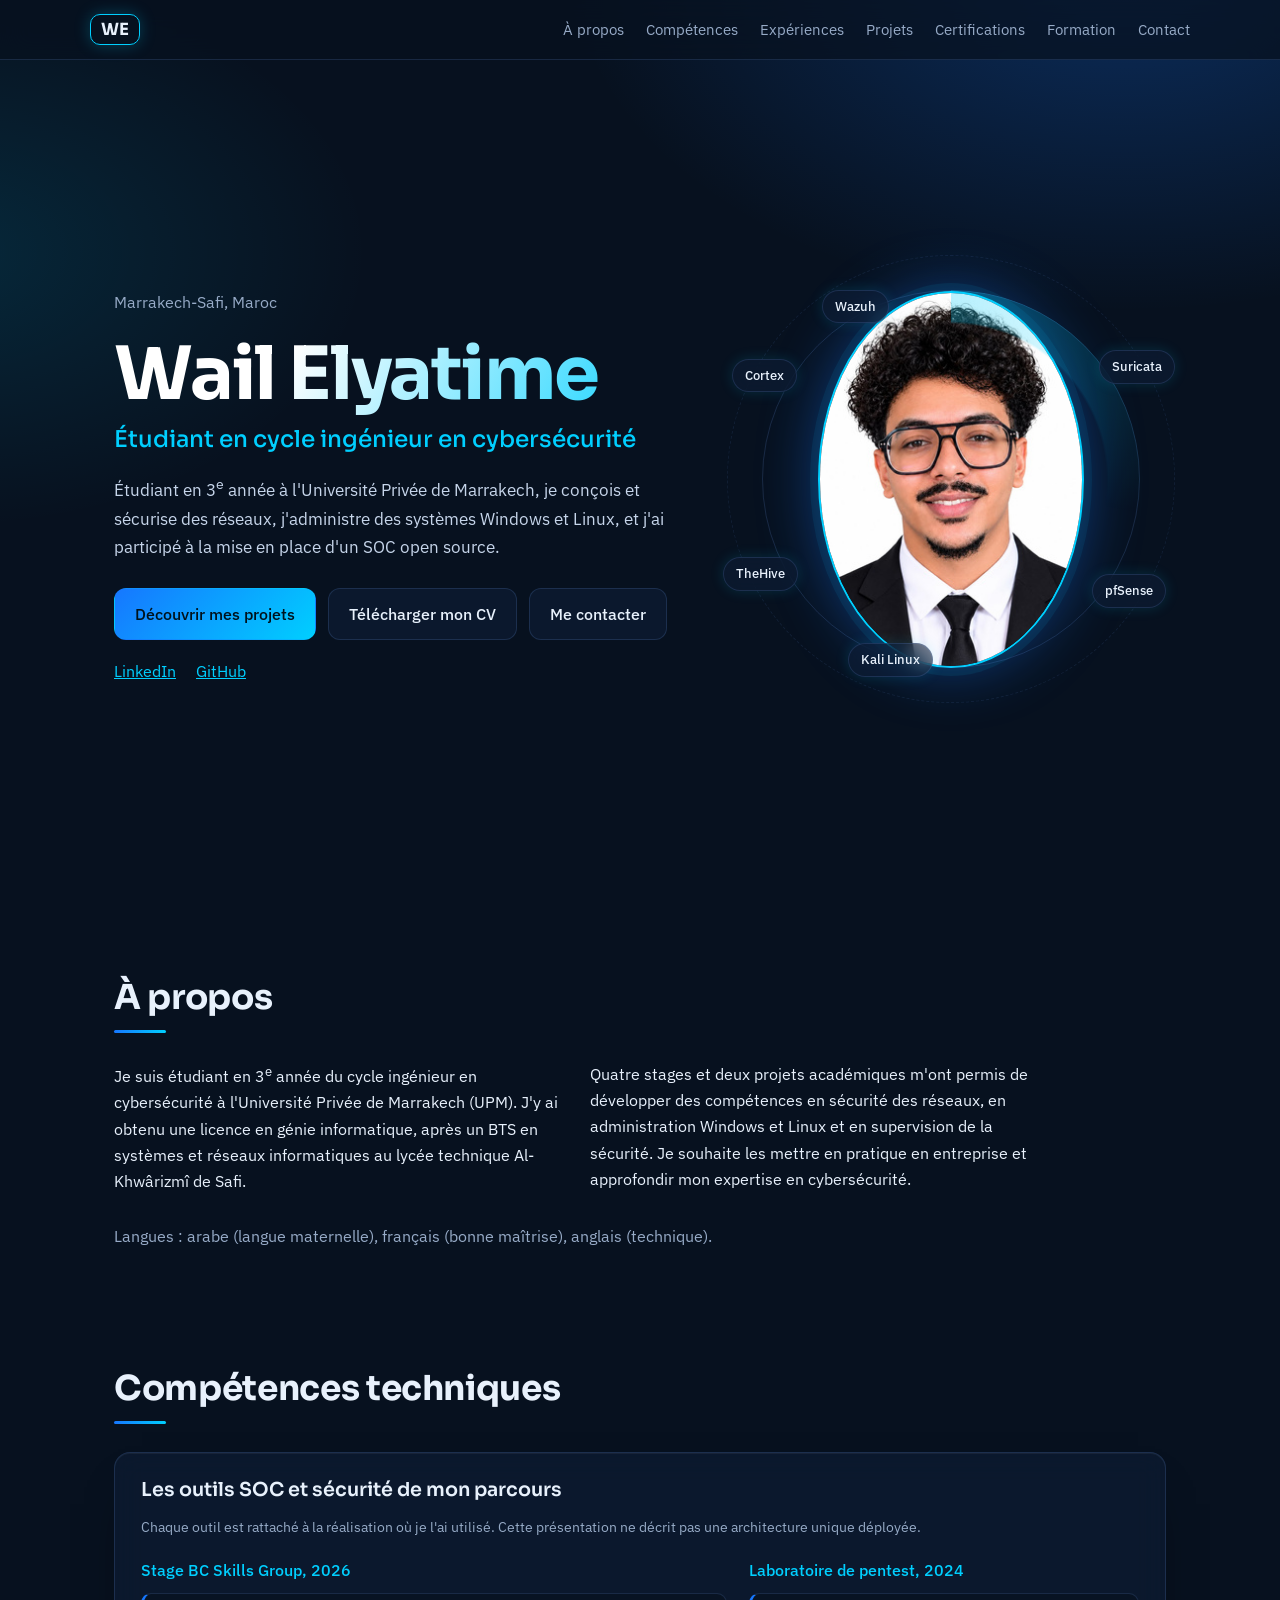
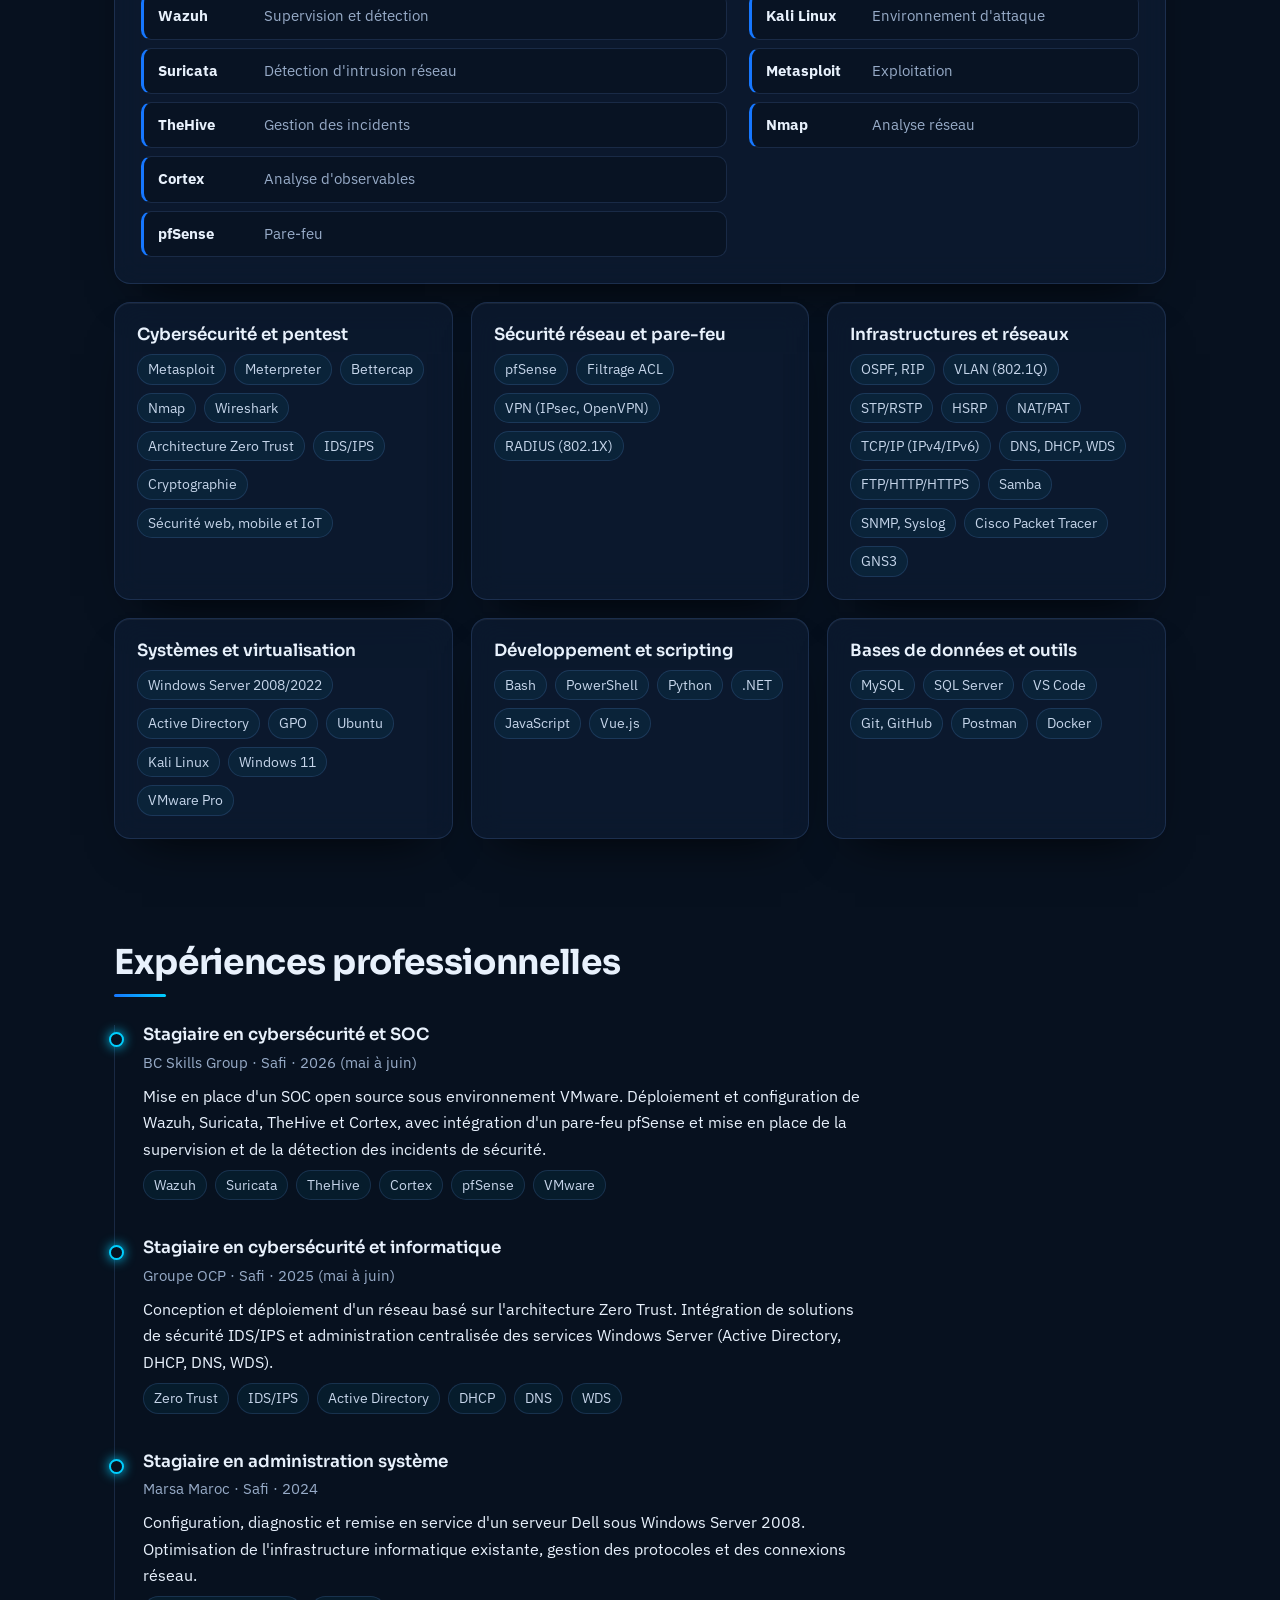
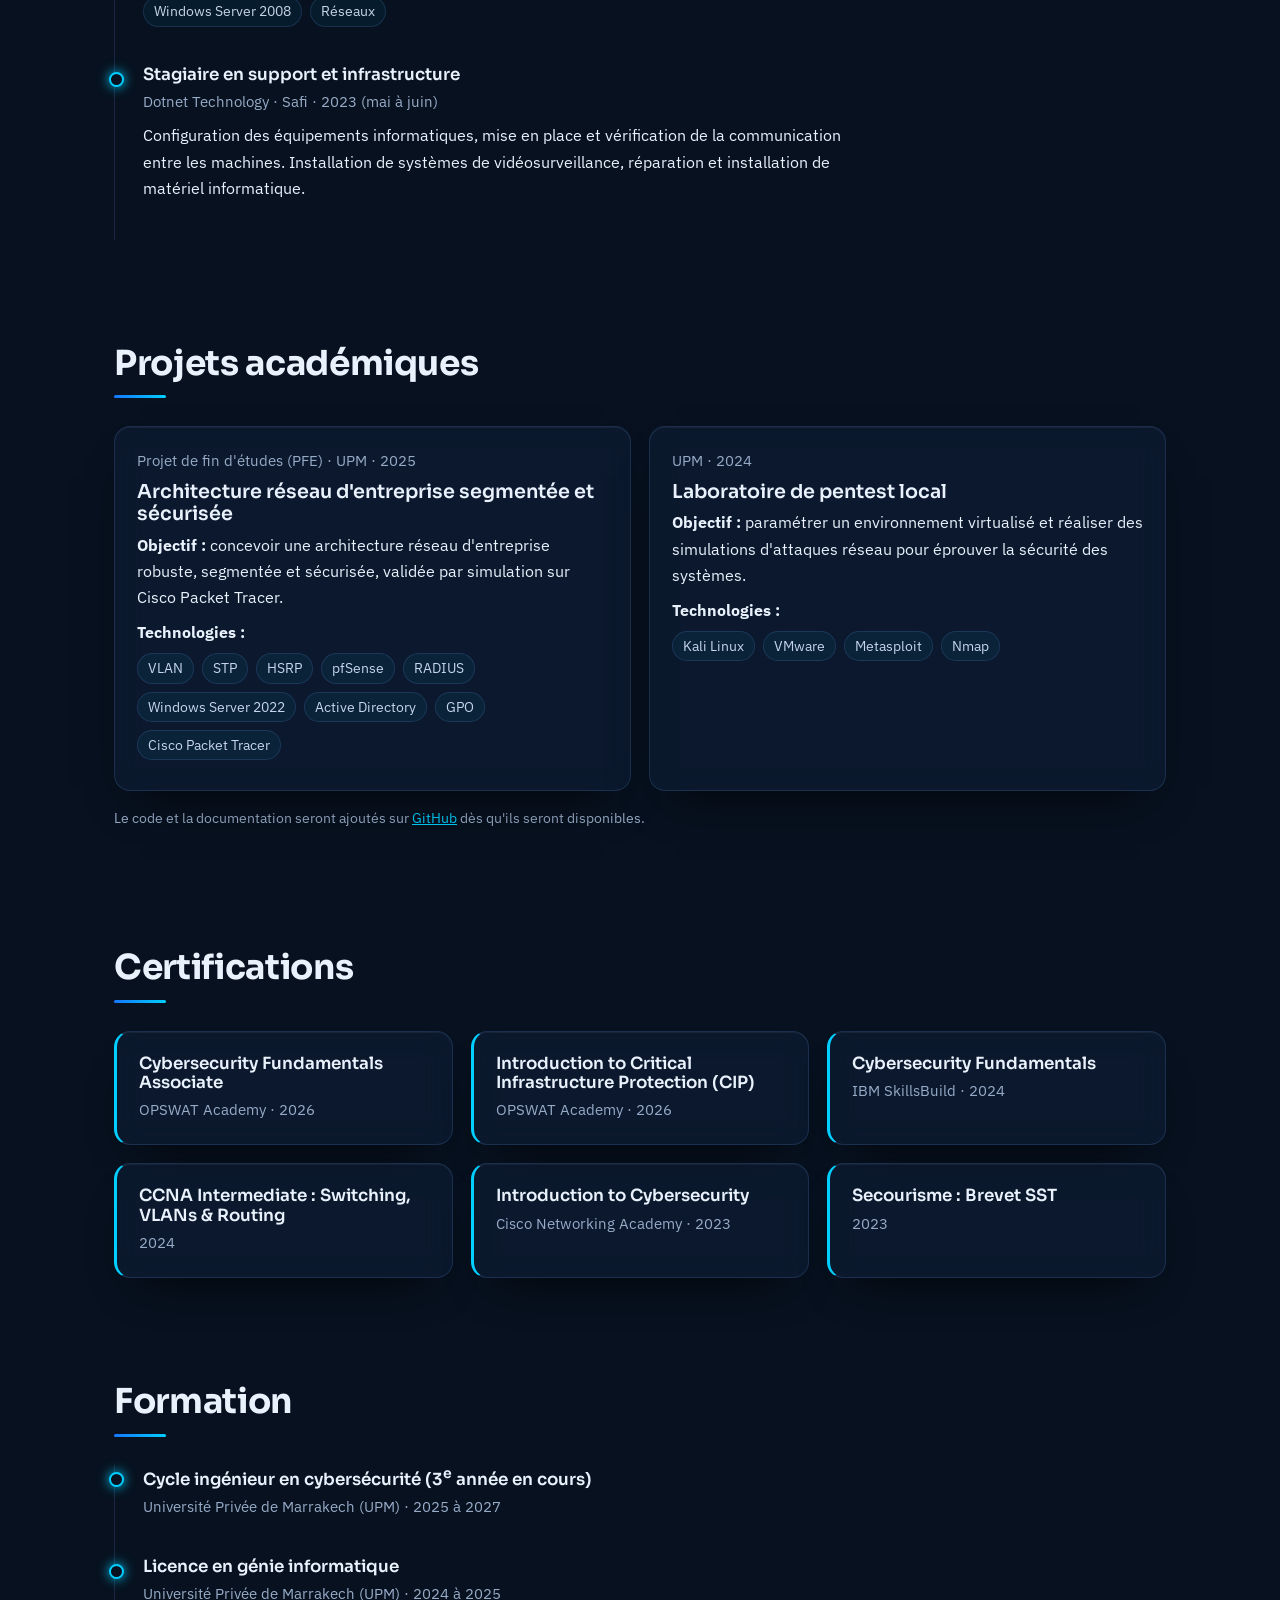
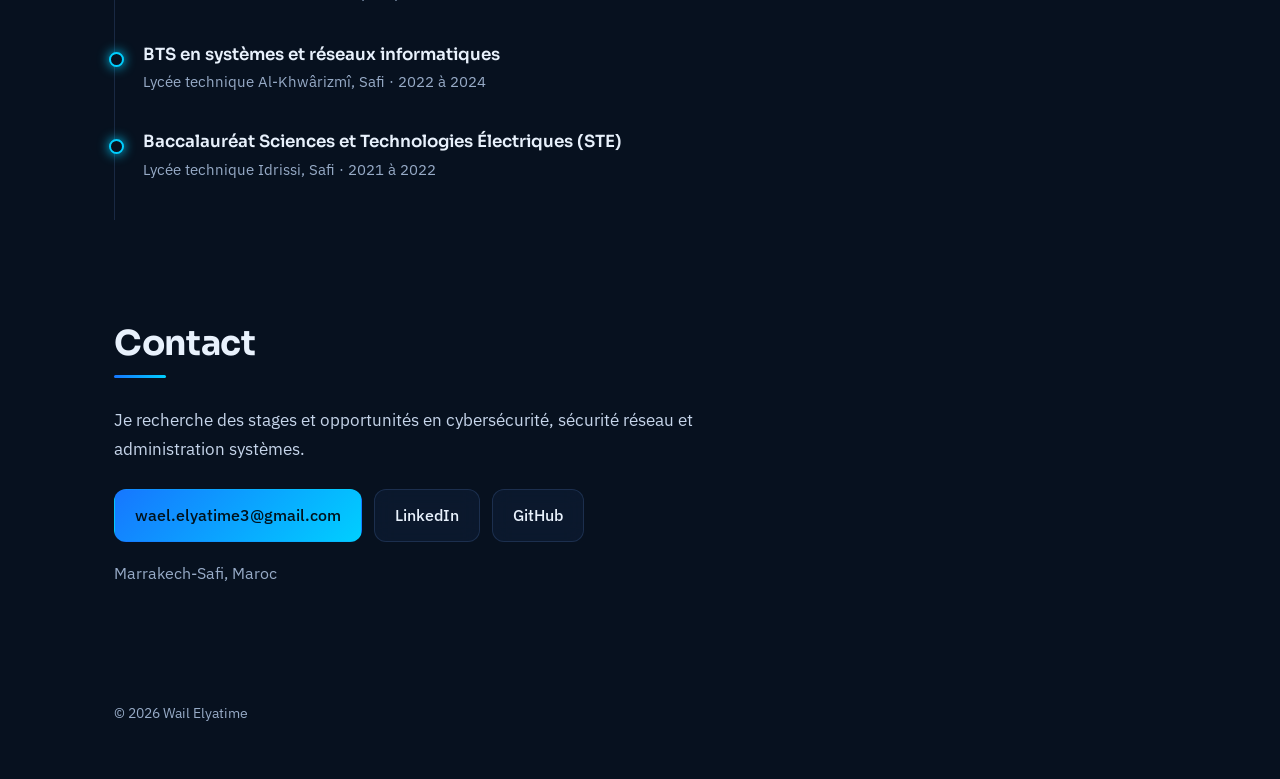
<file: index.html>
<!DOCTYPE html>
<html lang="fr">
<head>
<meta charset="utf-8">
<meta name="viewport" content="width=device-width, initial-scale=1">
<title>Wail Elyatime | Étudiant ingénieur en cybersécurité</title>
<meta name="description" content="Portfolio de Wail Elyatime (Wail El Yatime), étudiant en cycle ingénieur en cybersécurité à l'UPM, Marrakech : SOC, sécurité réseau et administration systèmes Windows/Linux.">
<meta name="author" content="Wail Elyatime">
<meta name="theme-color" content="#07111f">
<link rel="canonical" href="https://waelelyatime1.github.io/">
<link rel="icon" href="assets/icons/favicon.svg" type="image/svg+xml">
<meta property="og:type" content="profile">
<meta property="og:locale" content="fr_FR">
<meta property="og:title" content="Wail Elyatime | Étudiant ingénieur en cybersécurité">
<meta property="og:description" content="SOC, sécurité réseau et administration systèmes : portfolio de Wail Elyatime.">
<meta property="og:url" content="https://waelelyatime1.github.io/">
<meta property="og:image" content="https://waelelyatime1.github.io/assets/images/wail.jpg">
<meta name="twitter:card" content="summary">
<meta name="twitter:title" content="Wail Elyatime | Étudiant ingénieur en cybersécurité">
<meta name="twitter:description" content="SOC, sécurité réseau et administration systèmes : portfolio de Wail Elyatime.">
<meta name="twitter:image" content="https://waelelyatime1.github.io/assets/images/wail.jpg">
<link rel="preconnect" href="https://fonts.googleapis.com">
<link rel="preconnect" href="https://fonts.gstatic.com" crossorigin>
<link rel="stylesheet" href="https://fonts.googleapis.com/css2?family=IBM+Plex+Sans:wght@400;500&family=Sora:wght@500;600;700&display=swap">
<link rel="stylesheet" href="css/style.css">
<script type="application/ld+json">
{"@context":"https://schema.org","@type":"Person","name":"Wail Elyatime","alternateName":["Wail El Yatime","Wael El Yatime"],"jobTitle":"Étudiant en cycle ingénieur en cybersécurité","url":"https://waelelyatime1.github.io/","image":"https://waelelyatime1.github.io/assets/images/wail.jpg","alumniOf":{"@type":"CollegeOrUniversity","name":"Université Privée de Marrakech"},"address":{"@type":"PostalAddress","addressRegion":"Marrakech-Safi","addressCountry":"MA"},"knowsLanguage":["ar","fr","en"],"sameAs":["https://www.linkedin.com/in/elyatime-wail-4bb508342/","https://github.com/waelelyatime1"]}
</script>
</head>
<body>
<a class="skip" href="#main">Aller au contenu</a>
<header class="nav">
  <a class="brand" href="#accueil" aria-label="Wail Elyatime, accueil">WE</a>
  <button class="burger" aria-label="Ouvrir le menu" aria-expanded="false" aria-controls="menu"><span></span><span></span></button>
  <nav id="menu" aria-label="Navigation principale">
    <a href="#a-propos">À propos</a><a href="#competences">Compétences</a><a href="#experiences">Expériences</a><a href="#projets">Projets</a><a href="#certifications">Certifications</a><a href="#formation">Formation</a><a href="#contact">Contact</a>
  </nav>
</header>

<main id="main">
<section id="accueil" class="hero wrap">
  <div class="hero-text">
    <p class="muted">Marrakech-Safi, Maroc</p>
    <h1>Wail Elyatime</h1>
    <p class="headline">Étudiant en cycle ingénieur en cybersécurité</p>
    <p class="lead">Étudiant en 3<sup>e</sup> année à l'Université Privée de Marrakech, je conçois et sécurise des réseaux, j'administre des systèmes Windows et Linux, et j'ai participé à la mise en place d'un SOC open source.</p>
    <div class="cta">
      <a class="btn primary" href="#projets">Découvrir mes projets</a>
      <a class="btn" href="assets/Wail_Elyatime_CV.pdf" download>Télécharger mon CV</a>
      <a class="btn" href="#contact">Me contacter</a>
    </div>
    <p class="social"><a href="https://www.linkedin.com/in/elyatime-wail-4bb508342/" rel="me noopener" target="_blank">LinkedIn</a><a href="https://github.com/waelelyatime1" rel="me noopener" target="_blank">GitHub</a></p>
  </div>
  <div class="orbit" aria-label="Photo de Wail Elyatime entourée des outils de cybersécurité de son parcours">
    <span class="ring r1"></span><span class="ring r2"></span><span class="sweep"></span>
    <img class="photo" src="assets/images/wail.jpg" width="377" height="377" alt="Portrait de Wail Elyatime">
    <span class="chip c1">Wazuh</span><span class="chip c2">Suricata</span><span class="chip c3">pfSense</span><span class="chip c4">Kali Linux</span><span class="chip c5">TheHive</span><span class="chip c6">Cortex</span>
  </div>
</section>

<section id="a-propos" class="wrap sec reveal">
  <h2>À propos</h2>
  <div class="two">
    <p>Je suis étudiant en 3<sup>e</sup> année du cycle ingénieur en cybersécurité à l'Université Privée de Marrakech (UPM). J'y ai obtenu une licence en génie informatique, après un BTS en systèmes et réseaux informatiques au lycée technique Al-Khwârizmî de Safi.</p>
    <p>Quatre stages et deux projets académiques m'ont permis de développer des compétences en sécurité des réseaux, en administration Windows et Linux et en supervision de la sécurité. Je souhaite les mettre en pratique en entreprise et approfondir mon expertise en cybersécurité.</p>
  </div>
  <p class="muted">Langues : arabe (langue maternelle), français (bonne maîtrise), anglais (technique).</p>
</section>

<section id="competences" class="wrap sec reveal">
  <h2>Compétences techniques</h2>
  <article class="panel soc">
    <h3>Les outils SOC et sécurité de mon parcours</h3>
    <p class="muted small">Chaque outil est rattaché à la réalisation où je l'ai utilisé. Cette présentation ne décrit pas une architecture unique déployée.</p>
    <div class="soc-grid">
      <div><p class="src">Stage BC Skills Group, 2026</p>
        <ul><li><b>Wazuh</b><span>Supervision et détection</span></li><li><b>Suricata</b><span>Détection d'intrusion réseau</span></li><li><b>TheHive</b><span>Gestion des incidents</span></li><li><b>Cortex</b><span>Analyse d'observables</span></li><li><b>pfSense</b><span>Pare-feu</span></li></ul></div>
      <div><p class="src">Laboratoire de pentest, 2024</p>
        <ul><li><b>Kali Linux</b><span>Environnement d'attaque</span></li><li><b>Metasploit</b><span>Exploitation</span></li><li><b>Nmap</b><span>Analyse réseau</span></li></ul></div>
    </div>
  </article>
  <div class="grid">
    <article class="panel"><h3>Cybersécurité et pentest</h3><p class="tags"><span>Metasploit</span><span>Meterpreter</span><span>Bettercap</span><span>Nmap</span><span>Wireshark</span><span>Architecture Zero Trust</span><span>IDS/IPS</span><span>Cryptographie</span><span>Sécurité web, mobile et IoT</span></p></article>
    <article class="panel"><h3>Sécurité réseau et pare-feu</h3><p class="tags"><span>pfSense</span><span>Filtrage ACL</span><span>VPN (IPsec, OpenVPN)</span><span>RADIUS (802.1X)</span></p></article>
    <article class="panel"><h3>Infrastructures et réseaux</h3><p class="tags"><span>OSPF, RIP</span><span>VLAN (802.1Q)</span><span>STP/RSTP</span><span>HSRP</span><span>NAT/PAT</span><span>TCP/IP (IPv4/IPv6)</span><span>DNS, DHCP, WDS</span><span>FTP/HTTP/HTTPS</span><span>Samba</span><span>SNMP, Syslog</span><span>Cisco Packet Tracer</span><span>GNS3</span></p></article>
    <article class="panel"><h3>Systèmes et virtualisation</h3><p class="tags"><span>Windows Server 2008/2022</span><span>Active Directory</span><span>GPO</span><span>Ubuntu</span><span>Kali Linux</span><span>Windows 11</span><span>VMware Pro</span></p></article>
    <article class="panel"><h3>Développement et scripting</h3><p class="tags"><span>Bash</span><span>PowerShell</span><span>Python</span><span>.NET</span><span>JavaScript</span><span>Vue.js</span></p></article>
    <article class="panel"><h3>Bases de données et outils</h3><p class="tags"><span>MySQL</span><span>SQL Server</span><span>VS Code</span><span>Git, GitHub</span><span>Postman</span><span>Docker</span></p></article>
  </div>
</section>

<section id="experiences" class="wrap sec reveal">
  <h2>Expériences professionnelles</h2>
  <ol class="timeline">
    <li><h3>Stagiaire en cybersécurité et SOC</h3><p class="meta">BC Skills Group · Safi · 2026 (mai à juin)</p><p>Mise en place d'un SOC open source sous environnement VMware. Déploiement et configuration de Wazuh, Suricata, TheHive et Cortex, avec intégration d'un pare-feu pfSense et mise en place de la supervision et de la détection des incidents de sécurité.</p><p class="tags"><span>Wazuh</span><span>Suricata</span><span>TheHive</span><span>Cortex</span><span>pfSense</span><span>VMware</span></p></li>
    <li><h3>Stagiaire en cybersécurité et informatique</h3><p class="meta">Groupe OCP · Safi · 2025 (mai à juin)</p><p>Conception et déploiement d'un réseau basé sur l'architecture Zero Trust. Intégration de solutions de sécurité IDS/IPS et administration centralisée des services Windows Server (Active Directory, DHCP, DNS, WDS).</p><p class="tags"><span>Zero Trust</span><span>IDS/IPS</span><span>Active Directory</span><span>DHCP</span><span>DNS</span><span>WDS</span></p></li>
    <li><h3>Stagiaire en administration système</h3><p class="meta">Marsa Maroc · Safi · 2024</p><p>Configuration, diagnostic et remise en service d'un serveur Dell sous Windows Server 2008. Optimisation de l'infrastructure informatique existante, gestion des protocoles et des connexions réseau.</p><p class="tags"><span>Windows Server 2008</span><span>Réseaux</span></p></li>
    <li><h3>Stagiaire en support et infrastructure</h3><p class="meta">Dotnet Technology · Safi · 2023 (mai à juin)</p><p>Configuration des équipements informatiques, mise en place et vérification de la communication entre les machines. Installation de systèmes de vidéosurveillance, réparation et installation de matériel informatique.</p></li>
  </ol>
</section>

<section id="projets" class="wrap sec reveal">
  <h2>Projets académiques</h2>
  <div class="grid two-col">
    <article class="panel proj"><p class="meta">Projet de fin d'études (PFE) · UPM · 2025</p><h3>Architecture réseau d'entreprise segmentée et sécurisée</h3><p><b>Objectif :</b> concevoir une architecture réseau d'entreprise robuste, segmentée et sécurisée, validée par simulation sur Cisco Packet Tracer.</p><p><b>Technologies :</b></p><p class="tags"><span>VLAN</span><span>STP</span><span>HSRP</span><span>pfSense</span><span>RADIUS</span><span>Windows Server 2022</span><span>Active Directory</span><span>GPO</span><span>Cisco Packet Tracer</span></p></article>
    <article class="panel proj"><p class="meta">UPM · 2024</p><h3>Laboratoire de pentest local</h3><p><b>Objectif :</b> paramétrer un environnement virtualisé et réaliser des simulations d'attaques réseau pour éprouver la sécurité des systèmes.</p><p><b>Technologies :</b></p><p class="tags"><span>Kali Linux</span><span>VMware</span><span>Metasploit</span><span>Nmap</span></p></article>
  </div>
  <p class="muted small">Le code et la documentation seront ajoutés sur <a href="https://github.com/waelelyatime1" target="_blank" rel="noopener">GitHub</a> dès qu'ils seront disponibles.</p>
</section>

<section id="certifications" class="wrap sec reveal">
  <h2>Certifications</h2>
  <div class="grid">
    <article class="panel cert"><h3>Cybersecurity Fundamentals Associate</h3><p class="meta">OPSWAT Academy · 2026</p></article>
    <article class="panel cert"><h3>Introduction to Critical Infrastructure Protection (CIP)</h3><p class="meta">OPSWAT Academy · 2026</p></article>
    <article class="panel cert"><h3>Cybersecurity Fundamentals</h3><p class="meta">IBM SkillsBuild · 2024</p></article>
    <article class="panel cert"><h3>CCNA Intermediate : Switching, VLANs &amp; Routing</h3><p class="meta">2024</p></article>
    <article class="panel cert"><h3>Introduction to Cybersecurity</h3><p class="meta">Cisco Networking Academy · 2023</p></article>
    <article class="panel cert"><h3>Secourisme : Brevet SST</h3><p class="meta">2023</p></article>
  </div>
</section>

<section id="formation" class="wrap sec reveal">
  <h2>Formation</h2>
  <ol class="timeline">
    <li><h3>Cycle ingénieur en cybersécurité (3<sup>e</sup> année en cours)</h3><p class="meta">Université Privée de Marrakech (UPM) · 2025 à 2027</p></li>
    <li><h3>Licence en génie informatique</h3><p class="meta">Université Privée de Marrakech (UPM) · 2024 à 2025</p></li>
    <li><h3>BTS en systèmes et réseaux informatiques</h3><p class="meta">Lycée technique Al-Khwârizmî, Safi · 2022 à 2024</p></li>
    <li><h3>Baccalauréat Sciences et Technologies Électriques (STE)</h3><p class="meta">Lycée technique Idrissi, Safi · 2021 à 2022</p></li>
  </ol>
</section>

<section id="contact" class="wrap sec reveal">
  <h2>Contact</h2>
  <p class="lead">Je recherche des stages et opportunités en cybersécurité, sécurité réseau et administration systèmes.</p>
  <div class="cta">
    <a class="btn primary" href="mailto:wael.elyatime3@gmail.com">wael.elyatime3@gmail.com</a>
    <a class="btn" href="https://www.linkedin.com/in/elyatime-wail-4bb508342/" target="_blank" rel="me noopener">LinkedIn</a>
    <a class="btn" href="https://github.com/waelelyatime1" target="_blank" rel="me noopener">GitHub</a>
  </div>
  <p class="muted">Marrakech-Safi, Maroc</p>
</section>
</main>

<footer class="wrap foot"><p>© <span id="y">2026</span> Wail Elyatime</p></footer>
<a href="#accueil" class="top" aria-label="Retour en haut">↑</a>
<script src="js/script.js" defer></script>
</body>
</html>
</file>
<file: css/style.css>
:root{--bg:#07111f;--blue:#1677ff;--cyan:#00cfff;--text:#e8f1fc;--muted:#97abc7;--line:rgba(120,170,255,.16);--glass:rgba(16,32,58,.55);--r:16px;--head:"Sora",system-ui,sans-serif;--body:"IBM Plex Sans",system-ui,sans-serif;color-scheme:dark}
*{box-sizing:border-box}
html{scroll-behavior:smooth;scroll-padding-top:72px}
body{margin:0;background:radial-gradient(900px 560px at 88% -4%,rgba(22,119,255,.28),transparent 62%),radial-gradient(700px 460px at -4% 28%,rgba(0,207,255,.12),transparent 60%),var(--bg);background-attachment:fixed;color:var(--text);font:400 1rem/1.65 var(--body)}
a{color:var(--cyan)}
a:focus-visible,button:focus-visible{outline:2px solid var(--cyan);outline-offset:3px}
.skip{position:absolute;left:-999px}.skip:focus{left:12px;top:12px;background:var(--cyan);color:#001018;padding:8px 12px;border-radius:8px;z-index:99}
.wrap{max-width:1100px;margin:0 auto;padding:0 24px}
h1,h2,h3{font-family:var(--head);line-height:1.15;margin:0}
h2{font-size:clamp(1.6rem,3vw,2.15rem);margin-bottom:28px;letter-spacing:-.01em}
h2::after{content:"";display:block;width:52px;height:3px;margin-top:12px;border-radius:3px;background:linear-gradient(90deg,var(--blue),var(--cyan))}
h3{font-size:1.05rem;font-weight:600;margin-bottom:6px}
.muted{color:var(--muted)}.small{font-size:.9rem}
.nav{position:sticky;top:0;z-index:50;display:flex;align-items:center;justify-content:space-between;padding:14px max(24px,calc(50% - 550px));background:rgba(7,17,31,.72);backdrop-filter:blur(14px);-webkit-backdrop-filter:blur(14px);border-bottom:1px solid var(--line)}
.brand{font:700 1.05rem var(--head);color:var(--text);text-decoration:none;border:1.5px solid var(--cyan);border-radius:10px;padding:4px 10px;box-shadow:0 0 16px rgba(0,207,255,.25)}
nav{display:flex;gap:22px}
nav a{color:var(--muted);text-decoration:none;font-size:.95rem;transition:color .2s}
nav a:hover{color:var(--text)}
.burger{display:none;background:none;border:0;padding:8px;cursor:pointer}
.burger span{display:block;width:24px;height:2px;background:var(--text);margin:5px 0}
.hero{display:grid;grid-template-columns:1.15fr .85fr;gap:40px;align-items:center;min-height:calc(100vh - 62px);padding-top:48px;padding-bottom:48px}
.hero-text>*{animation:in .8s both}.hero-text>*:nth-child(2){animation-delay:.08s}.hero-text>*:nth-child(3){animation-delay:.16s}.hero-text>*:nth-child(4){animation-delay:.24s}.hero-text>*:nth-child(5){animation-delay:.32s}.hero-text>*:nth-child(6){animation-delay:.4s}
@keyframes in{from{opacity:0;transform:translateY(18px)}}
h1{font-size:clamp(2.7rem,6.4vw,4.6rem);letter-spacing:-.03em;margin:8px 0;background:linear-gradient(120deg,#fff 30%,var(--cyan));-webkit-background-clip:text;background-clip:text;color:transparent}
.headline{font:500 clamp(1.1rem,2.2vw,1.45rem) var(--head);color:var(--cyan);margin:0 0 18px}
.lead{max-width:60ch;color:#c6d5ea;font-size:1.08rem}
.cta{display:flex;flex-wrap:wrap;gap:12px;margin:26px 0 18px}
.btn{display:inline-block;padding:12px 20px;border:1px solid var(--line);border-radius:12px;color:var(--text);text-decoration:none;font-weight:500;background:var(--glass);backdrop-filter:blur(10px);transition:border-color .25s,transform .25s,box-shadow .25s}
.btn:hover{border-color:var(--cyan);transform:translateY(-2px);box-shadow:0 8px 24px -8px rgba(0,207,255,.5)}
.btn.primary{background:linear-gradient(135deg,var(--blue),var(--cyan));color:#00121c;border-color:transparent}
.social{display:flex;gap:20px;margin:0}
.orbit{position:relative;width:min(100%,430px);aspect-ratio:1;margin:0 auto;display:grid;place-items:center}
.ring{position:absolute;border-radius:50%;border:1px solid var(--line)}
.r1{inset:6%}.r2{inset:-2%;border-style:dashed;opacity:.6}
.sweep{position:absolute;inset:6%;border-radius:50%;background:conic-gradient(from 0deg,rgba(0,207,255,.28),transparent 28%);animation:spin 9s linear infinite;mask:radial-gradient(circle,transparent 58%,#000 59%);-webkit-mask:radial-gradient(circle,transparent 58%,#000 59%)}
@keyframes spin{to{transform:rotate(360deg)}}
.photo{width:62%;aspect-ratio:1;border-radius:50%;object-fit:cover;border:2px solid var(--cyan);box-shadow:0 0 0 8px rgba(0,207,255,.08),0 0 60px rgba(22,119,255,.45)}
.chip{position:absolute;padding:5px 12px;font-size:.82rem;font-weight:500;border-radius:99px;background:var(--glass);border:1px solid var(--line);backdrop-filter:blur(10px);box-shadow:0 0 14px rgba(0,207,255,.15)}
.c1{top:6%;left:20%}.c2{top:20%;right:-2%}.c3{bottom:20%;right:0}.c4{bottom:4%;left:26%}.c5{bottom:24%;left:-3%}.c6{top:22%;left:-1%}
.panel{background:var(--glass);border:1px solid var(--line);border-radius:var(--r);padding:22px;backdrop-filter:blur(14px);-webkit-backdrop-filter:blur(14px);box-shadow:0 24px 48px -28px rgba(0,0,0,.9),inset 0 1px 0 rgba(255,255,255,.05)}
.soc{margin-bottom:18px;padding:26px}
.soc h3{font-size:1.2rem}
.soc-grid{display:grid;grid-template-columns:1.5fr 1fr;gap:22px;margin-top:18px}
.src{margin:0 0 10px;font-weight:500;color:var(--cyan)}
.soc ul{list-style:none;margin:0;padding:0;display:grid;gap:8px}
.soc li{display:grid;grid-template-columns:96px 1fr;gap:10px;padding:10px 14px;background:rgba(7,17,31,.6);border:1px solid var(--line);border-left:3px solid var(--blue);border-radius:10px;font-size:.92rem}
.soc li span{color:var(--muted)}
.sec{padding-top:80px;padding-bottom:24px}
.two{display:grid;grid-template-columns:1fr 1fr;gap:32px;max-width:920px}
.two p{margin:0 0 12px}
.grid{display:grid;grid-template-columns:repeat(auto-fit,minmax(300px,1fr));gap:18px}
.two-col{grid-template-columns:repeat(auto-fit,minmax(380px,1fr))}
.tags{display:flex;flex-wrap:wrap;gap:8px;margin:10px 0 0;padding:0}
.tags span{font-size:.85rem;padding:3px 10px;border:1px solid var(--line);border-radius:99px;color:#c6d5ea;background:rgba(0,207,255,.06)}
.meta{color:var(--muted);font-size:.92rem;margin:0 0 10px}
.proj,.cert,.panel:not(.soc){transition:border-color .25s,transform .25s,box-shadow .25s}
.panel:not(.soc):hover{border-color:rgba(0,207,255,.5);transform:translateY(-3px);box-shadow:0 18px 40px -20px rgba(0,207,255,.35)}
.proj h3{font-size:1.2rem}.proj p{margin:0 0 8px}
.cert{border-left:3px solid var(--cyan)}.cert .meta{margin:0}
.timeline{list-style:none;margin:0;padding:0 0 0 28px;border-left:1px solid var(--line)}
.timeline li{position:relative;padding-bottom:30px}
.timeline li::before{content:"";position:absolute;left:-34px;top:7px;width:11px;height:11px;border-radius:50%;background:var(--bg);border:2px solid var(--cyan);box-shadow:0 0 12px var(--cyan)}
.timeline p{margin:0 0 8px;max-width:72ch}
.foot{padding-top:60px;padding-bottom:40px;color:var(--muted);font-size:.9rem}
.top{position:fixed;right:20px;bottom:20px;width:44px;height:44px;display:grid;place-items:center;border-radius:50%;background:var(--glass);backdrop-filter:blur(10px);border:1px solid var(--cyan);color:var(--cyan);text-decoration:none;font-size:1.2rem;opacity:0;pointer-events:none;transition:opacity .25s}
.top.show{opacity:1;pointer-events:auto}
.js .reveal{opacity:0;transform:translateY(16px);transition:opacity .6s,transform .6s}
.js .reveal.in{opacity:1;transform:none}
@media(max-width:820px){
 .burger{display:block}
 nav{position:absolute;top:100%;left:0;right:0;flex-direction:column;gap:0;background:var(--bg);border-bottom:1px solid var(--line);display:none}
 nav.open{display:flex}
 nav a{padding:14px 24px;border-top:1px solid var(--line)}
 .hero{grid-template-columns:1fr;min-height:0}
 .orbit{width:min(100%,340px)}
 .two,.soc-grid,.two-col{grid-template-columns:1fr}
 .soc li{grid-template-columns:1fr}
}
@media(prefers-reduced-motion:reduce){html{scroll-behavior:auto}*{animation:none!important;transition:none!important}}
</file>
